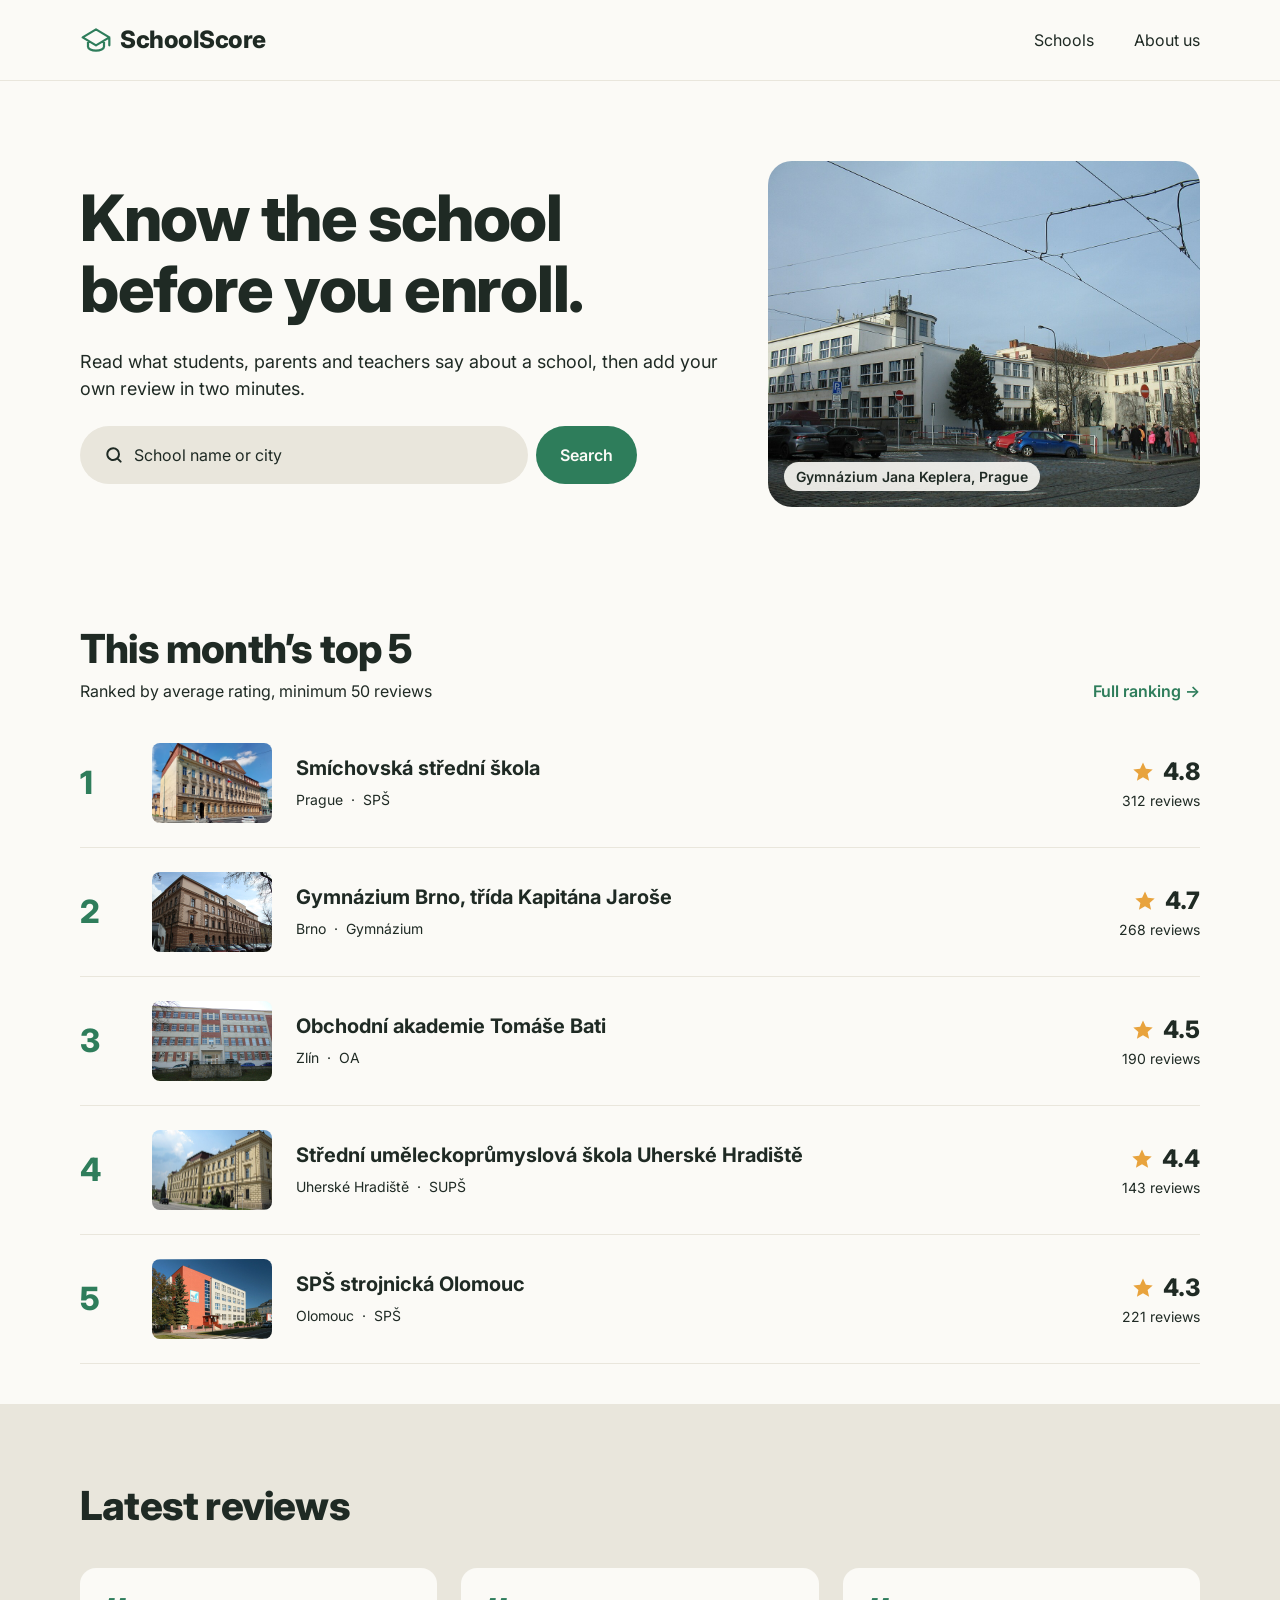
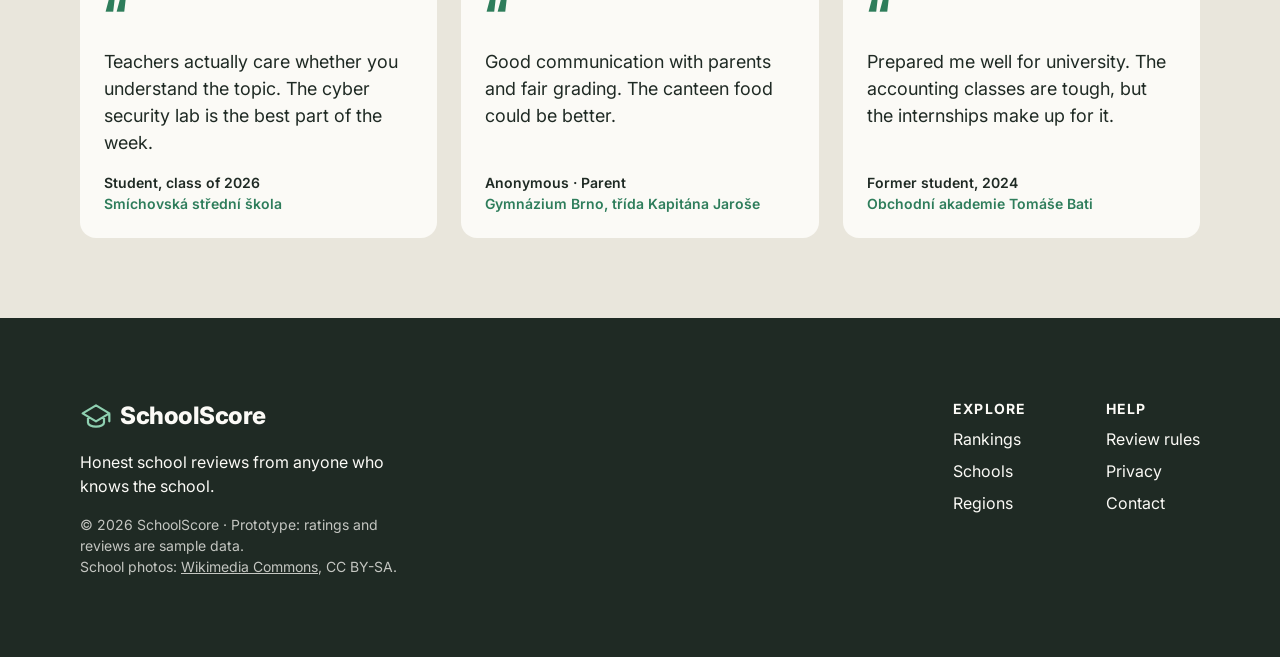
<file: index.html>
<!DOCTYPE html>
<html lang="en">
<head>
  <meta charset="UTF-8">
  <meta name="viewport" content="width=device-width, initial-scale=1.0">
  <title>SchoolScore – Know the school before you enroll</title>
  <link rel="preconnect" href="https://fonts.googleapis.com">
  <link rel="preconnect" href="https://fonts.gstatic.com" crossorigin>
  <link href="https://fonts.googleapis.com/css2?family=Inter:wght@400;500;600;700;800&display=swap" rel="stylesheet">
  <link rel="stylesheet" href="style.css">
</head>
<body>

  <header class="site-header">
    <div class="container">
      <a class="logo" href="index.html"><img src="assets/icons/logo.svg" alt="">SchoolScore</a>
      <nav class="nav">
        <a href="schools.html">Schools</a>
        <a href="about.html">About us</a>
      </nav>
    </div>
  </header>

  <main>

    <!-- Hero -->
    <section class="hero">
      <div class="container">
        <div class="hero-copy">
          <h1>Know the school before you enroll.</h1>
          <p class="hero-lead">Read what students, parents and teachers say about a school, then add your own review in two minutes.</p>
          <form class="search" action="schools.html">
            <label class="search-input">
              <img src="assets/icons/search.svg" alt="">
              <input type="text" placeholder="School name or city" aria-label="School name or city">
            </label>
            <button class="btn btn-primary" type="submit">Search</button>
          </form>
        </div>
        <figure class="hero-media">
          <img src="assets/img/hero-keplera.jpg" alt="Gymnázium Jana Keplera building in Prague">
          <figcaption>Gymnázium Jana Keplera, Prague</figcaption>
        </figure>
      </div>
    </section>

    <!-- Top 5 -->
    <section class="top5">
      <div class="container">
        <div class="section-head">
          <div>
            <h2 class="section-title">This month’s top 5</h2>
            <p>Ranked by average rating, minimum 50 reviews</p>
          </div>
          <a class="link-accent" href="schools.html">Full ranking →</a>
        </div>

        <ol class="school-list">
          <li>
            <a class="school-row" href="school.html">
              <span class="school-rank">1</span>
              <span class="school-thumb"><img src="assets/img/smichovska.jpg" alt=""></span>
              <span class="school-info">
                <span class="school-name">Smíchovská střední škola</span>
                <span class="school-meta"><span>Prague</span><span>·</span><span>SPŠ</span></span>
              </span>
              <span class="school-rating">
                <span class="school-score"><img src="assets/icons/star.svg" alt="">4.8</span>
                <span class="school-reviews">312 reviews</span>
              </span>
            </a>
          </li>
          <li>
            <a class="school-row" href="school.html">
              <span class="school-rank">2</span>
              <span class="school-thumb"><img src="assets/img/jaroska.jpg" alt=""></span>
              <span class="school-info">
                <span class="school-name">Gymnázium Brno, třída Kapitána Jaroše</span>
                <span class="school-meta"><span>Brno</span><span>·</span><span>Gymnázium</span></span>
              </span>
              <span class="school-rating">
                <span class="school-score"><img src="assets/icons/star.svg" alt="">4.7</span>
                <span class="school-reviews">268 reviews</span>
              </span>
            </a>
          </li>
          <li>
            <a class="school-row" href="school.html">
              <span class="school-rank">3</span>
              <span class="school-thumb"><img src="assets/img/oa-bati.jpg" alt=""></span>
              <span class="school-info">
                <span class="school-name">Obchodní akademie Tomáše Bati</span>
                <span class="school-meta"><span>Zlín</span><span>·</span><span>OA</span></span>
              </span>
              <span class="school-rating">
                <span class="school-score"><img src="assets/icons/star.svg" alt="">4.5</span>
                <span class="school-reviews">190 reviews</span>
              </span>
            </a>
          </li>
          <li>
            <a class="school-row" href="school.html">
              <span class="school-rank">4</span>
              <span class="school-thumb"><img src="assets/img/supsuh.jpg" alt=""></span>
              <span class="school-info">
                <span class="school-name">Střední uměleckoprůmyslová škola Uherské Hradiště</span>
                <span class="school-meta"><span>Uherské Hradiště</span><span>·</span><span>SUPŠ</span></span>
              </span>
              <span class="school-rating">
                <span class="school-score"><img src="assets/icons/star.svg" alt="">4.4</span>
                <span class="school-reviews">143 reviews</span>
              </span>
            </a>
          </li>
          <li>
            <a class="school-row" href="school.html">
              <span class="school-rank">5</span>
              <span class="school-thumb"><img src="assets/img/spss-olomouc.jpg" alt=""></span>
              <span class="school-info">
                <span class="school-name">SPŠ strojnická Olomouc</span>
                <span class="school-meta"><span>Olomouc</span><span>·</span><span>SPŠ</span></span>
              </span>
              <span class="school-rating">
                <span class="school-score"><img src="assets/icons/star.svg" alt="">4.3</span>
                <span class="school-reviews">221 reviews</span>
              </span>
            </a>
          </li>
        </ol>
      </div>
    </section>

    <!-- Latest reviews -->
    <section class="latest">
      <div class="container">
        <h2 class="section-title">Latest reviews</h2>
        <div class="quote-grid">
          <article class="quote-card">
            <span class="quote-mark">“</span>
            <blockquote>Teachers actually care whether you understand the topic. The cyber security lab is the best part of the week.</blockquote>
            <p class="quote-author">Student, class of 2026
              <a class="quote-school" href="school.html">Smíchovská střední škola</a>
            </p>
          </article>
          <article class="quote-card">
            <span class="quote-mark">“</span>
            <blockquote>Good communication with parents and fair grading. The canteen food could be better.</blockquote>
            <p class="quote-author">Anonymous · Parent
              <a class="quote-school" href="school.html">Gymnázium Brno, třída Kapitána Jaroše</a>
            </p>
          </article>
          <article class="quote-card">
            <span class="quote-mark">“</span>
            <blockquote>Prepared me well for university. The accounting classes are tough, but the internships make up for it.</blockquote>
            <p class="quote-author">Former student, 2024
              <a class="quote-school" href="school.html">Obchodní akademie Tomáše Bati</a>
            </p>
          </article>
        </div>
      </div>
    </section>

  </main>

  <footer class="site-footer">
    <div class="container">
      <div class="footer-brand">
        <a class="logo" href="index.html"><img src="assets/icons/logo-light.svg" alt="">SchoolScore</a>
        <p>Honest school reviews from anyone who knows the school.</p>
        <p class="footer-small">© 2026 SchoolScore · Prototype: ratings and reviews are sample data.<br>School photos: <a href="https://commons.wikimedia.org/">Wikimedia Commons</a>, CC BY-SA.</p>
      </div>
      <div class="footer-cols">
        <div class="footer-col">
          <h4>Explore</h4>
          <ul>
            <li><a href="schools.html">Rankings</a></li>
            <li><a href="schools.html">Schools</a></li>
            <li><a href="schools.html">Regions</a></li>
          </ul>
        </div>
        <div class="footer-col">
          <h4>Help</h4>
          <ul>
            <li><a href="#">Review rules</a></li>
            <li><a href="#">Privacy</a></li>
            <li><a href="about.html#contact">Contact</a></li>
          </ul>
        </div>
      </div>
    </div>
  </footer>

</body>
</html>
</file>
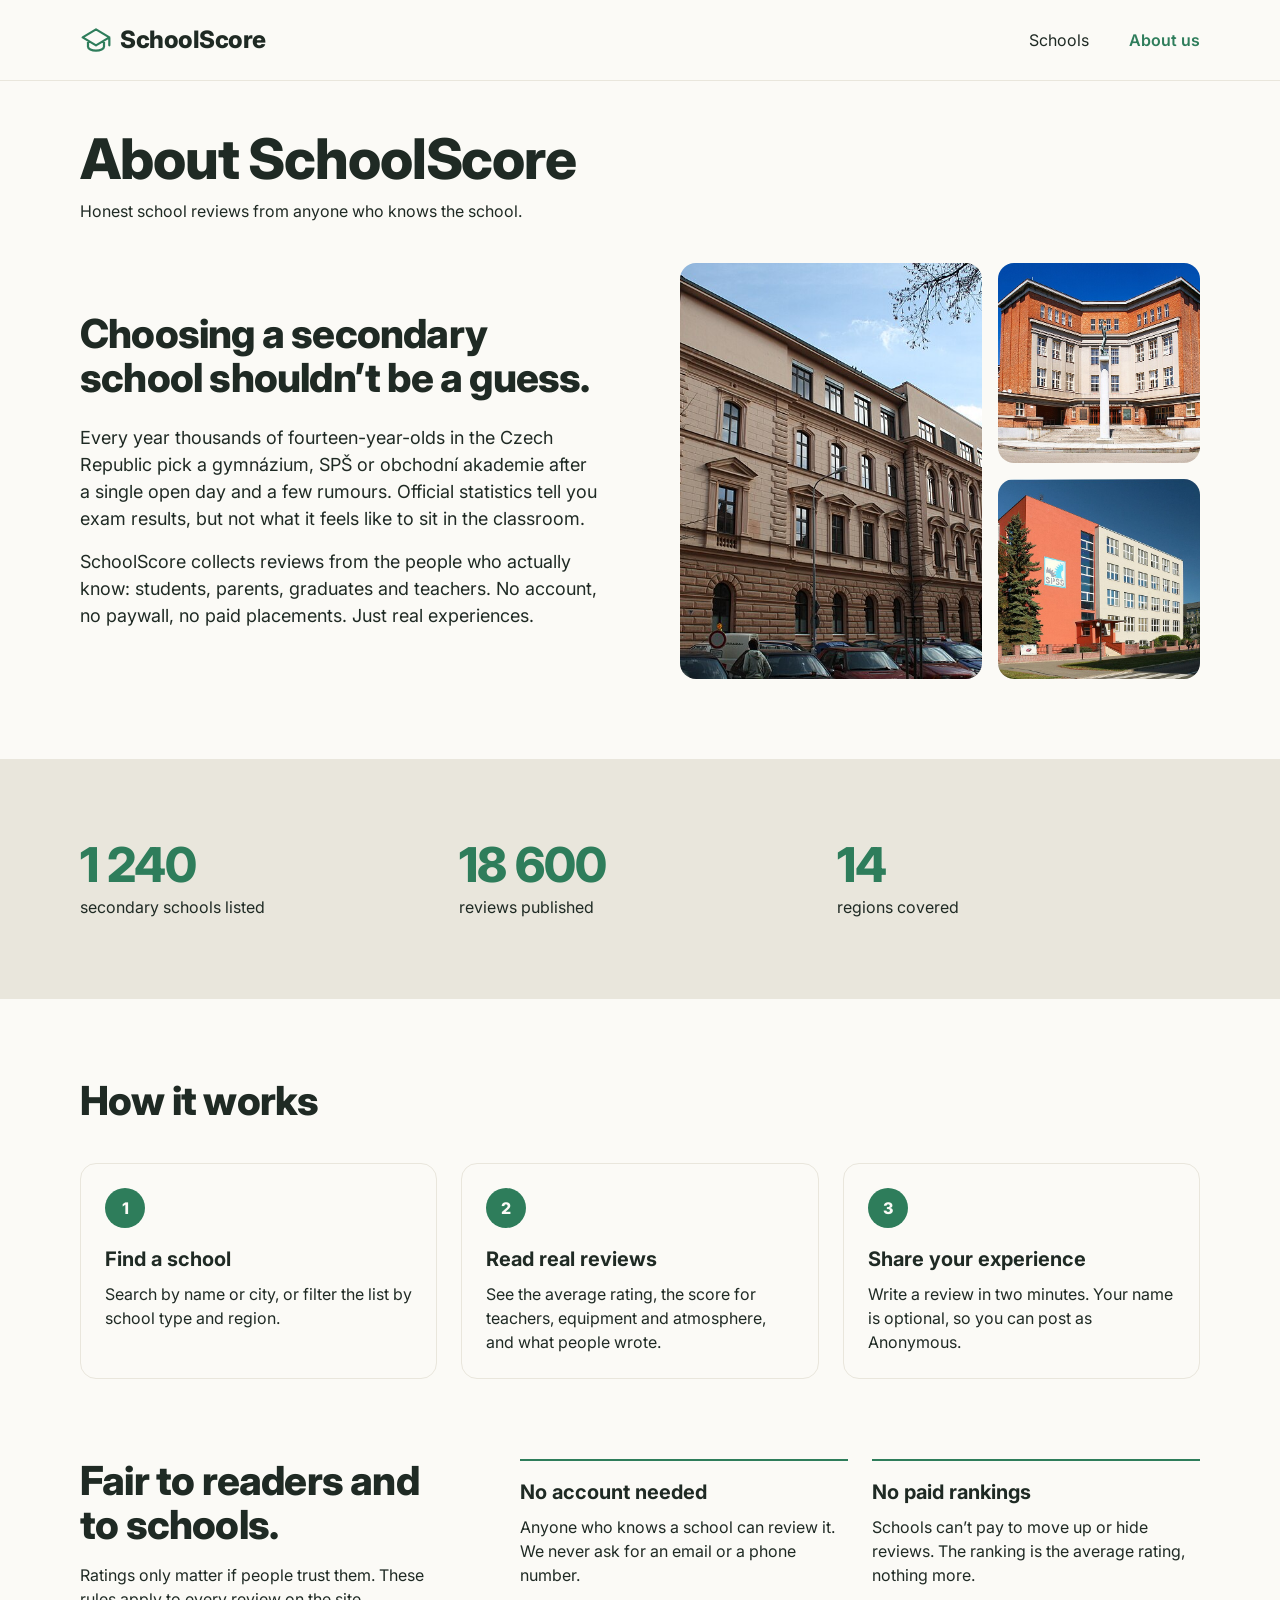
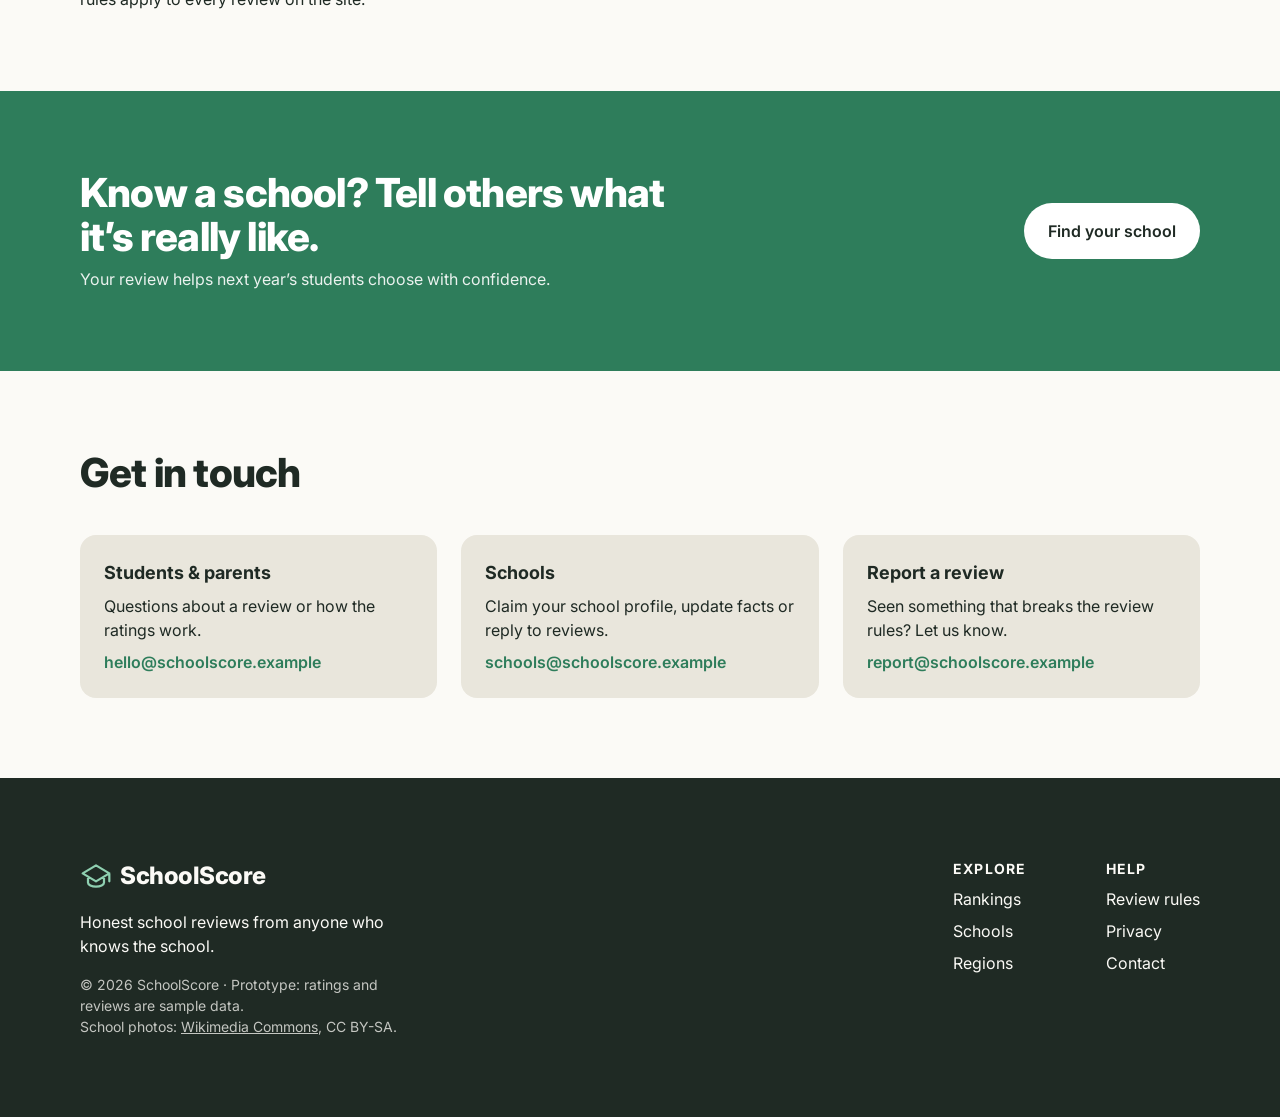
<file: about.html>
<!DOCTYPE html>
<html lang="en">
<head>
  <meta charset="UTF-8">
  <meta name="viewport" content="width=device-width, initial-scale=1.0">
  <title>About us – SchoolScore</title>
  <link rel="preconnect" href="https://fonts.googleapis.com">
  <link rel="preconnect" href="https://fonts.gstatic.com" crossorigin>
  <link href="https://fonts.googleapis.com/css2?family=Inter:wght@400;500;600;700;800&display=swap" rel="stylesheet">
  <link rel="stylesheet" href="style.css">
</head>
<body>

  <header class="site-header">
    <div class="container">
      <a class="logo" href="index.html"><img src="assets/icons/logo.svg" alt="">SchoolScore</a>
      <nav class="nav">
        <a href="schools.html">Schools</a>
        <a class="is-active" href="about.html">About us</a>
      </nav>
    </div>
  </header>

  <main>

    <section class="page-title">
      <div class="container">
        <h1>About SchoolScore</h1>
        <p>Honest school reviews from anyone who knows the school.</p>
      </div>
    </section>

    <!-- Intro -->
    <section class="container about-intro">
      <div class="about-intro-copy">
        <h2 class="section-title">Choosing a secondary school shouldn’t be a guess.</h2>
        <p>Every year thousands of fourteen-year-olds in the Czech Republic pick a gymnázium, SPŠ or obchodní akademie after a single open day and a few rumours. Official statistics tell you exam results, but not what it feels like to sit in the classroom.</p>
        <p>SchoolScore collects reviews from the people who actually know: students, parents, graduates and teachers. No account, no paywall, no paid placements. Just real experiences.</p>
      </div>
      <figure class="about-photos">
        <img src="assets/img/jaroska.jpg" alt="Gymnázium Brno, třída Kapitána Jaroše">
        <img src="assets/img/gjkt.jpg" alt="Gymnázium J. K. Tyla in Hradec Králové">
        <img src="assets/img/spss-olomouc.jpg" alt="SPŠ strojnická Olomouc">
      </figure>
    </section>

    <!-- Stats -->
    <section class="stats">
      <div class="container stats-grid">
        <div class="stat"><b>1 240</b><span>secondary schools listed</span></div>
        <div class="stat"><b>18 600</b><span>reviews published</span></div>
        <div class="stat"><b>14</b><span>regions covered</span></div>
      </div>
    </section>

    <!-- How it works -->
    <section class="how">
      <div class="container">
        <h2 class="section-title">How it works</h2>
        <ol class="steps">
          <li class="step">
            <span class="step-num">1</span>
            <h3>Find a school</h3>
            <p>Search by name or city, or filter the list by school type and region.</p>
          </li>
          <li class="step">
            <span class="step-num">2</span>
            <h3>Read real reviews</h3>
            <p>See the average rating, the score for teachers, equipment and atmosphere, and what people wrote.</p>
          </li>
          <li class="step">
            <span class="step-num">3</span>
            <h3>Share your experience</h3>
            <p>Write a review in two minutes. Your name is optional, so you can post as Anonymous.</p>
          </li>
        </ol>
      </div>
    </section>

    <!-- Principles -->
    <section class="container principles">
      <div class="principles-head">
        <h2 class="section-title">Fair to readers and to schools.</h2>
        <p>Ratings only matter if people trust them. These rules apply to every review on the site.</p>
      </div>
      <div class="principles-list">
        <div class="principle">
          <h3>No account needed</h3>
          <p>Anyone who knows a school can review it. We never ask for an email or a phone number.</p>
        </div>
        <div class="principle">
          <h3>No paid rankings</h3>
          <p>Schools can’t pay to move up or hide reviews. The ranking is the average rating, nothing more.</p>
        </div>
      </div>
    </section>

    <!-- CTA -->
    <section class="cta">
      <div class="container">
        <div>
          <h2>Know a school? Tell others what it’s really like.</h2>
          <p>Your review helps next year’s students choose with confidence.</p>
        </div>
        <a class="btn btn-light" href="schools.html">Find your school</a>
      </div>
    </section>

    <!-- Contact -->
    <section class="contact" id="contact">
      <div class="container">
        <h2 class="section-title">Get in touch</h2>
        <div class="contact-grid">
          <div class="contact-card">
            <h3>Students &amp; parents</h3>
            <p>Questions about a review or how the ratings work.</p>
            <a class="link-accent" href="#">hello@schoolscore.example</a>
          </div>
          <div class="contact-card">
            <h3>Schools</h3>
            <p>Claim your school profile, update facts or reply to reviews.</p>
            <a class="link-accent" href="#">schools@schoolscore.example</a>
          </div>
          <div class="contact-card">
            <h3>Report a review</h3>
            <p>Seen something that breaks the review rules? Let us know.</p>
            <a class="link-accent" href="#">report@schoolscore.example</a>
          </div>
        </div>
      </div>
    </section>

  </main>

  <footer class="site-footer">
    <div class="container">
      <div class="footer-brand">
        <a class="logo" href="index.html"><img src="assets/icons/logo-light.svg" alt="">SchoolScore</a>
        <p>Honest school reviews from anyone who knows the school.</p>
        <p class="footer-small">© 2026 SchoolScore · Prototype: ratings and reviews are sample data.<br>School photos: <a href="https://commons.wikimedia.org/">Wikimedia Commons</a>, CC BY-SA.</p>
      </div>
      <div class="footer-cols">
        <div class="footer-col">
          <h4>Explore</h4>
          <ul>
            <li><a href="schools.html">Rankings</a></li>
            <li><a href="schools.html">Schools</a></li>
            <li><a href="schools.html">Regions</a></li>
          </ul>
        </div>
        <div class="footer-col">
          <h4>Help</h4>
          <ul>
            <li><a href="#">Review rules</a></li>
            <li><a href="#">Privacy</a></li>
            <li><a href="about.html#contact">Contact</a></li>
          </ul>
        </div>
      </div>
    </div>
  </footer>

</body>
</html>
</file>
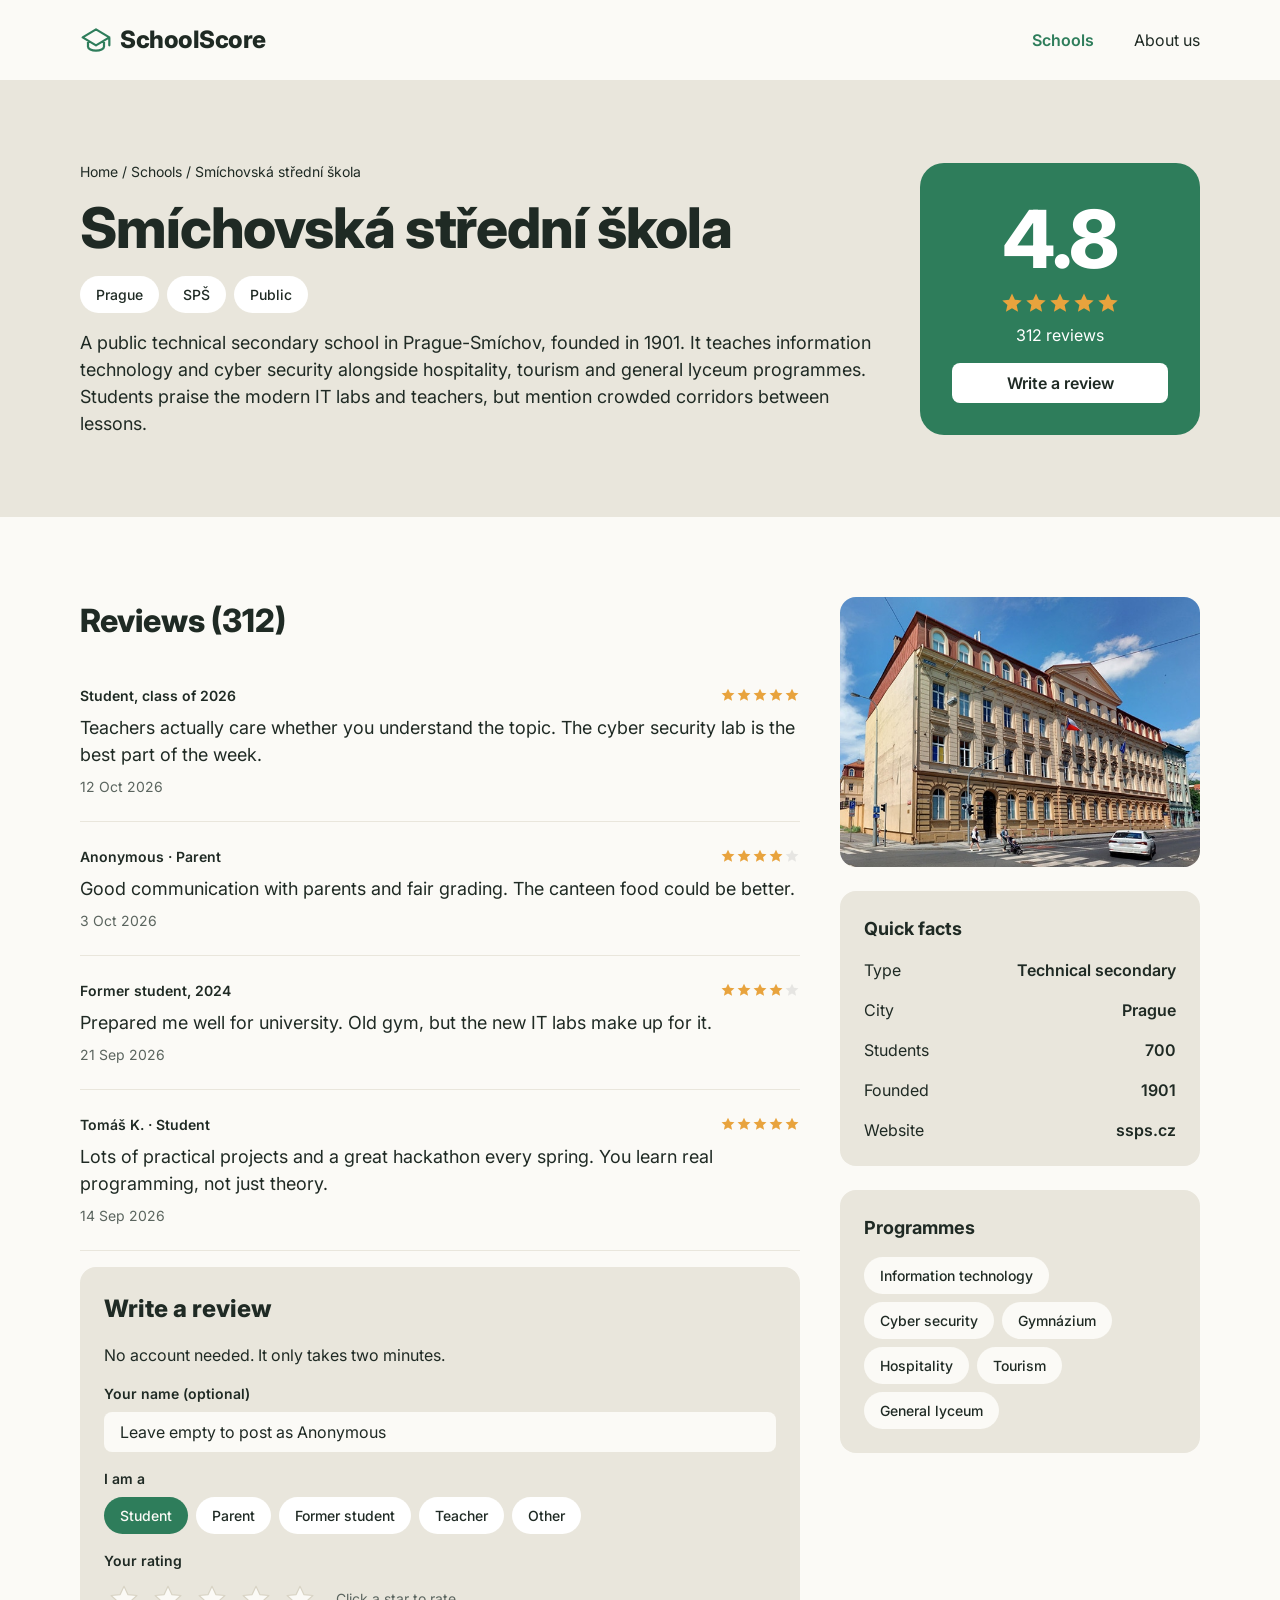
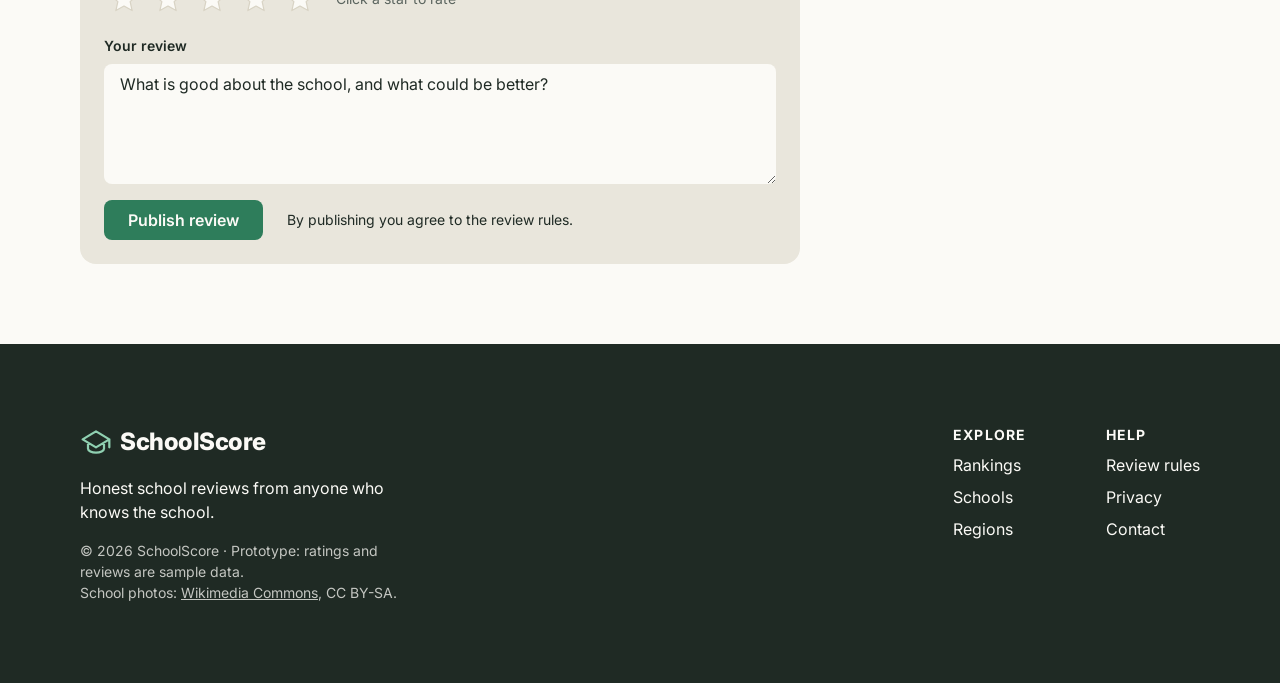
<file: school.html>
<!DOCTYPE html>
<html lang="en">
<head>
  <meta charset="UTF-8">
  <meta name="viewport" content="width=device-width, initial-scale=1.0">
  <title>Smíchovská střední škola – SchoolScore</title>
  <link rel="preconnect" href="https://fonts.googleapis.com">
  <link rel="preconnect" href="https://fonts.gstatic.com" crossorigin>
  <link href="https://fonts.googleapis.com/css2?family=Inter:wght@400;500;600;700;800&display=swap" rel="stylesheet">
  <link rel="stylesheet" href="style.css">
</head>
<body>

  <header class="site-header">
    <div class="container">
      <a class="logo" href="index.html"><img src="assets/icons/logo.svg" alt="">SchoolScore</a>
      <nav class="nav">
        <a class="is-active" href="schools.html">Schools</a>
        <a href="about.html">About us</a>
      </nav>
    </div>
  </header>

  <main>

    <!-- School header -->
    <section class="school-header">
      <div class="container">
        <div class="school-header-copy">
          <p class="breadcrumb"><a href="index.html">Home</a> / <a href="schools.html">Schools</a> / Smíchovská střední škola</p>
          <h1>Smíchovská střední škola</h1>
          <div class="chips">
            <span class="chip">Prague</span>
            <span class="chip">SPŠ</span>
            <span class="chip">Public</span>
          </div>
          <p class="school-desc">A public technical secondary school in Prague-Smíchov, founded in 1901. It teaches information technology and cyber security alongside hospitality, tourism and general lyceum programmes. Students praise the modern IT labs and teachers, but mention crowded corridors between lessons.</p>
        </div>

        <aside class="score-card">
          <span class="score-value">4.8</span>
          <span class="stars">
            <img src="assets/icons/star.svg" alt=""><img src="assets/icons/star.svg" alt=""><img src="assets/icons/star.svg" alt=""><img src="assets/icons/star.svg" alt=""><img src="assets/icons/star.svg" alt="">
          </span>
          <span>312 reviews</span>
          <a class="btn btn-light" href="#write-review">Write a review</a>
        </aside>
      </div>
    </section>

    <div class="container school-body">

      <!-- Reviews -->
      <section class="reviews">
        <h2>Reviews (312)</h2>

        <article class="review">
          <div class="review-head">
            <span>Student, class of 2026</span>
            <span class="stars"><img src="assets/icons/star.svg" alt=""><img src="assets/icons/star.svg" alt=""><img src="assets/icons/star.svg" alt=""><img src="assets/icons/star.svg" alt=""><img src="assets/icons/star.svg" alt=""></span>
          </div>
          <p>Teachers actually care whether you understand the topic. The cyber security lab is the best part of the week.</p>
          <time datetime="2026-10-12">12 Oct 2026</time>
        </article>

        <article class="review">
          <div class="review-head">
            <span>Anonymous · Parent</span>
            <span class="stars"><img src="assets/icons/star.svg" alt=""><img src="assets/icons/star.svg" alt=""><img src="assets/icons/star.svg" alt=""><img src="assets/icons/star.svg" alt=""><img class="off" src="assets/icons/star.svg" alt=""></span>
          </div>
          <p>Good communication with parents and fair grading. The canteen food could be better.</p>
          <time datetime="2026-10-03">3 Oct 2026</time>
        </article>

        <article class="review">
          <div class="review-head">
            <span>Former student, 2024</span>
            <span class="stars"><img src="assets/icons/star.svg" alt=""><img src="assets/icons/star.svg" alt=""><img src="assets/icons/star.svg" alt=""><img src="assets/icons/star.svg" alt=""><img class="off" src="assets/icons/star.svg" alt=""></span>
          </div>
          <p>Prepared me well for university. Old gym, but the new IT labs make up for it.</p>
          <time datetime="2026-09-21">21 Sep 2026</time>
        </article>

        <article class="review">
          <div class="review-head">
            <span>Tomáš K. · Student</span>
            <span class="stars"><img src="assets/icons/star.svg" alt=""><img src="assets/icons/star.svg" alt=""><img src="assets/icons/star.svg" alt=""><img src="assets/icons/star.svg" alt=""><img src="assets/icons/star.svg" alt=""></span>
          </div>
          <p>Lots of practical projects and a great hackathon every spring. You learn real programming, not just theory.</p>
          <time datetime="2026-09-14">14 Sep 2026</time>
        </article>

        <!-- Write a review -->
        <form class="review-form" id="write-review" action="#">
          <h3>Write a review</h3>
          <p>No account needed. It only takes two minutes.</p>

          <div class="field">
            <label for="name">Your name (optional)</label>
            <input id="name" type="text" placeholder="Leave empty to post as Anonymous">
          </div>

          <div class="field">
            <span class="label">I am a</span>
            <div class="chips">
              <span class="chip is-selected">Student</span>
              <span class="chip">Parent</span>
              <span class="chip">Former student</span>
              <span class="chip">Teacher</span>
              <span class="chip">Other</span>
            </div>
          </div>

          <fieldset class="field rating-field">
            <legend class="label">Your rating</legend>
            <div class="rating-row">
              <!-- Radios are listed 5 → 1 and shown reversed, so "~" can light up every star to the left -->
              <div class="star-input">
                <input type="radio" id="star5" name="rating" value="5">
                <label for="star5" title="Excellent"><span class="sr-only">5 stars</span><svg viewBox="0 0 20 20" aria-hidden="true"><path d="M10 2.08L12.42 7.25L18.08 7.83L13.83 11.67L15.08 17.25L10 14.42L4.92 17.25L6.17 11.67L1.92 7.83L7.58 7.25Z"/></svg></label>
                <input type="radio" id="star4" name="rating" value="4">
                <label for="star4" title="Very good"><span class="sr-only">4 stars</span><svg viewBox="0 0 20 20" aria-hidden="true"><path d="M10 2.08L12.42 7.25L18.08 7.83L13.83 11.67L15.08 17.25L10 14.42L4.92 17.25L6.17 11.67L1.92 7.83L7.58 7.25Z"/></svg></label>
                <input type="radio" id="star3" name="rating" value="3">
                <label for="star3" title="Okay"><span class="sr-only">3 stars</span><svg viewBox="0 0 20 20" aria-hidden="true"><path d="M10 2.08L12.42 7.25L18.08 7.83L13.83 11.67L15.08 17.25L10 14.42L4.92 17.25L6.17 11.67L1.92 7.83L7.58 7.25Z"/></svg></label>
                <input type="radio" id="star2" name="rating" value="2">
                <label for="star2" title="Poor"><span class="sr-only">2 stars</span><svg viewBox="0 0 20 20" aria-hidden="true"><path d="M10 2.08L12.42 7.25L18.08 7.83L13.83 11.67L15.08 17.25L10 14.42L4.92 17.25L6.17 11.67L1.92 7.83L7.58 7.25Z"/></svg></label>
                <input type="radio" id="star1" name="rating" value="1">
                <label for="star1" title="Very poor"><span class="sr-only">1 star</span><svg viewBox="0 0 20 20" aria-hidden="true"><path d="M10 2.08L12.42 7.25L18.08 7.83L13.83 11.67L15.08 17.25L10 14.42L4.92 17.25L6.17 11.67L1.92 7.83L7.58 7.25Z"/></svg></label>
              </div>
              <span class="star-hint" aria-hidden="true"></span>
            </div>
          </fieldset>

          <div class="field">
            <label for="review">Your review</label>
            <textarea id="review" placeholder="What is good about the school, and what could be better?"></textarea>
          </div>

          <div class="submit-row">
            <button class="btn btn-primary" type="button">Publish review</button>
            <span>By publishing you agree to the review rules.</span>
          </div>
        </form>
      </section>

      <!-- Sidebar -->
      <aside class="sidebar">
        <figure class="school-photo">
          <img src="assets/img/smichovska.jpg" alt="Main building of Smíchovská střední škola in Prague">
        </figure>
        <div class="facts">
          <h3>Quick facts</h3>
          <dl>
            <div><dt>Type</dt><dd>Technical secondary</dd></div>
            <div><dt>City</dt><dd>Prague</dd></div>
            <div><dt>Students</dt><dd>700</dd></div>
            <div><dt>Founded</dt><dd>1901</dd></div>
            <div><dt>Website</dt><dd><a href="https://www.ssps.cz">ssps.cz</a></dd></div>
          </dl>
        </div>
        <div class="facts">
          <h3>Programmes</h3>
          <ul class="programmes">
            <li class="chip">Information technology</li>
            <li class="chip">Cyber security</li>
            <li class="chip">Gymnázium</li>
            <li class="chip">Hospitality</li>
            <li class="chip">Tourism</li>
            <li class="chip">General lyceum</li>
          </ul>
        </div>
      </aside>

    </div>

  </main>

  <footer class="site-footer">
    <div class="container">
      <div class="footer-brand">
        <a class="logo" href="index.html"><img src="assets/icons/logo-light.svg" alt="">SchoolScore</a>
        <p>Honest school reviews from anyone who knows the school.</p>
        <p class="footer-small">© 2026 SchoolScore · Prototype: ratings and reviews are sample data.<br>School photos: <a href="https://commons.wikimedia.org/">Wikimedia Commons</a>, CC BY-SA.</p>
      </div>
      <div class="footer-cols">
        <div class="footer-col">
          <h4>Explore</h4>
          <ul>
            <li><a href="schools.html">Rankings</a></li>
            <li><a href="schools.html">Schools</a></li>
            <li><a href="schools.html">Regions</a></li>
          </ul>
        </div>
        <div class="footer-col">
          <h4>Help</h4>
          <ul>
            <li><a href="#">Review rules</a></li>
            <li><a href="#">Privacy</a></li>
            <li><a href="about.html#contact">Contact</a></li>
          </ul>
        </div>
      </div>
    </div>
  </footer>

</body>
</html>
</file>
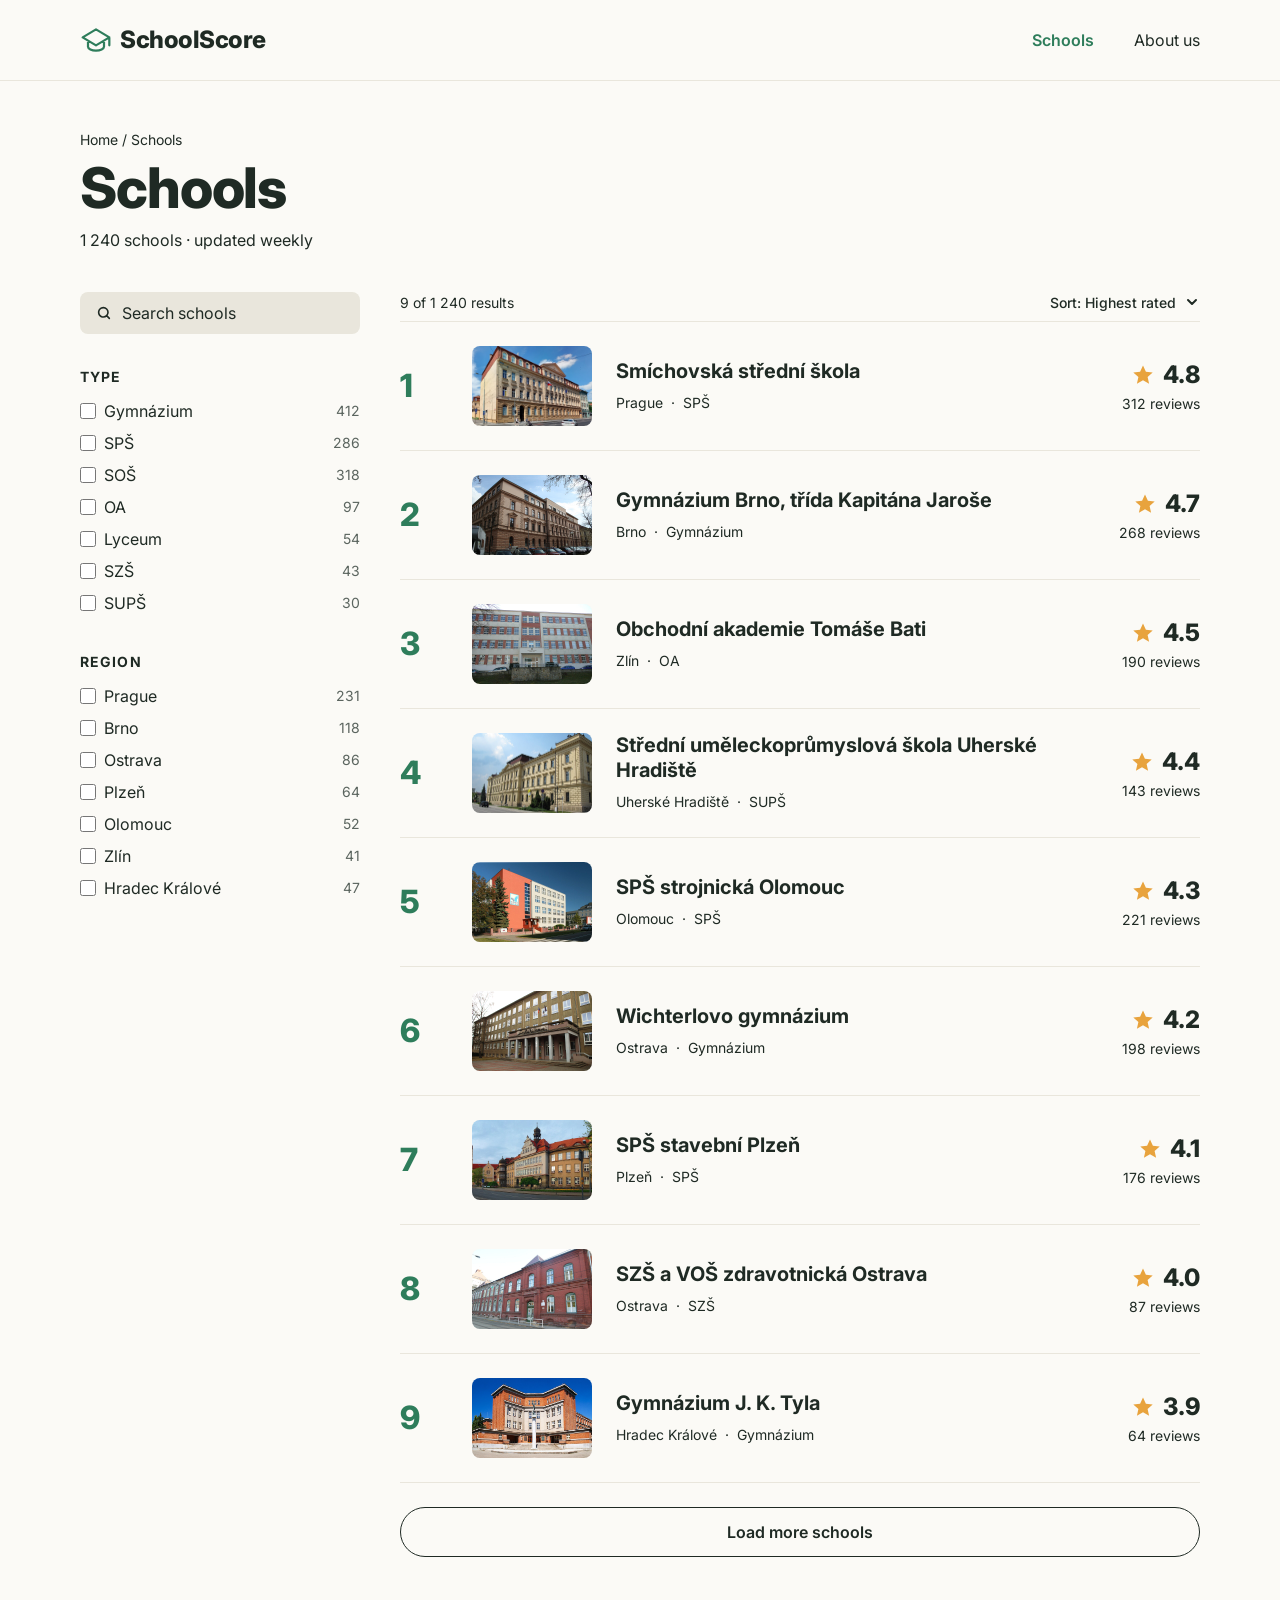
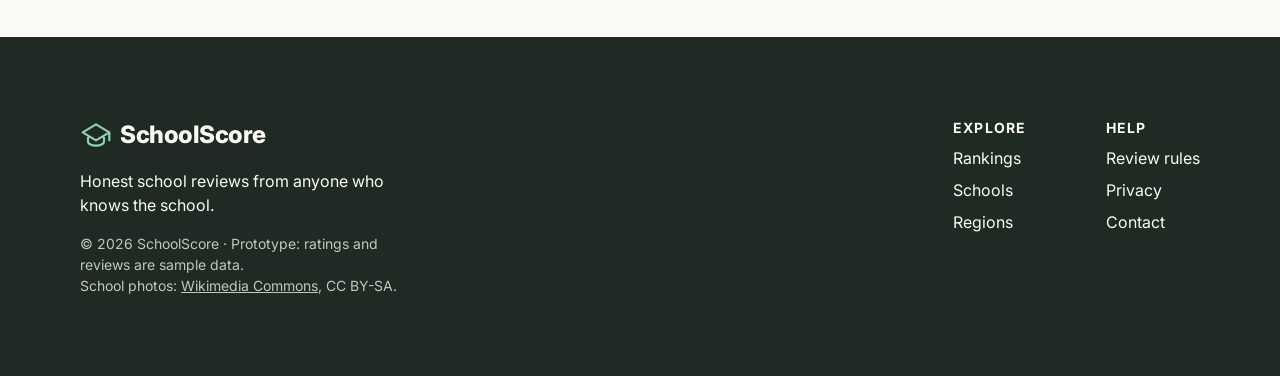
<file: schools.html>
<!DOCTYPE html>
<html lang="en">
<head>
  <meta charset="UTF-8">
  <meta name="viewport" content="width=device-width, initial-scale=1.0">
  <title>Schools – SchoolScore</title>
  <link rel="preconnect" href="https://fonts.googleapis.com">
  <link rel="preconnect" href="https://fonts.gstatic.com" crossorigin>
  <link href="https://fonts.googleapis.com/css2?family=Inter:wght@400;500;600;700;800&display=swap" rel="stylesheet">
  <link rel="stylesheet" href="style.css">
</head>
<body>

  <header class="site-header">
    <div class="container">
      <a class="logo" href="index.html"><img src="assets/icons/logo.svg" alt="">SchoolScore</a>
      <nav class="nav">
        <a class="is-active" href="schools.html">Schools</a>
        <a href="about.html">About us</a>
      </nav>
    </div>
  </header>

  <main>

    <section class="page-title">
      <div class="container">
        <p class="breadcrumb"><a href="index.html">Home</a> / Schools</p>
        <h1>Schools</h1>
        <p>1 240 schools · updated weekly</p>
      </div>
    </section>

    <div class="container index-layout">

      <!-- Filters -->
      <aside class="filters">
        <label class="search-input">
          <img src="assets/icons/search.svg" alt="">
          <input type="text" placeholder="Search schools" aria-label="Search schools">
        </label>

        <div class="filter-groups">
        <div class="filter-group">
          <h3>Type</h3>
          <label class="check"><input type="checkbox"> Gymnázium <span class="count">412</span></label>
          <label class="check"><input type="checkbox"> SPŠ <span class="count">286</span></label>
          <label class="check"><input type="checkbox"> SOŠ <span class="count">318</span></label>
          <label class="check"><input type="checkbox"> OA <span class="count">97</span></label>
          <label class="check"><input type="checkbox"> Lyceum <span class="count">54</span></label>
          <label class="check"><input type="checkbox"> SZŠ <span class="count">43</span></label>
          <label class="check"><input type="checkbox"> SUPŠ <span class="count">30</span></label>
        </div>

        <div class="filter-group">
          <h3>Region</h3>
          <label class="check"><input type="checkbox"> Prague <span class="count">231</span></label>
          <label class="check"><input type="checkbox"> Brno <span class="count">118</span></label>
          <label class="check"><input type="checkbox"> Ostrava <span class="count">86</span></label>
          <label class="check"><input type="checkbox"> Plzeň <span class="count">64</span></label>
          <label class="check"><input type="checkbox"> Olomouc <span class="count">52</span></label>
          <label class="check"><input type="checkbox"> Zlín <span class="count">41</span></label>
          <label class="check"><input type="checkbox"> Hradec Králové <span class="count">47</span></label>
        </div>
        </div>
      </aside>

      <!-- Results -->
      <div class="list-col">
        <div class="list-top">
          <span>9 of 1 240 results</span>
          <span class="sort">Sort: Highest rated <img src="assets/icons/chevron.svg" alt=""></span>
        </div>

        <ol class="school-list">
          <li>
            <a class="school-row" href="school.html">
              <span class="school-rank">1</span>
              <span class="school-thumb"><img src="assets/img/smichovska.jpg" alt=""></span>
              <span class="school-info">
                <span class="school-name">Smíchovská střední škola</span>
                <span class="school-meta"><span>Prague</span><span>·</span><span>SPŠ</span></span>
              </span>
              <span class="school-rating">
                <span class="school-score"><img src="assets/icons/star.svg" alt="">4.8</span>
                <span class="school-reviews">312 reviews</span>
              </span>
            </a>
          </li>
          <li>
            <a class="school-row" href="school.html">
              <span class="school-rank">2</span>
              <span class="school-thumb"><img src="assets/img/jaroska.jpg" alt=""></span>
              <span class="school-info">
                <span class="school-name">Gymnázium Brno, třída Kapitána Jaroše</span>
                <span class="school-meta"><span>Brno</span><span>·</span><span>Gymnázium</span></span>
              </span>
              <span class="school-rating">
                <span class="school-score"><img src="assets/icons/star.svg" alt="">4.7</span>
                <span class="school-reviews">268 reviews</span>
              </span>
            </a>
          </li>
          <li>
            <a class="school-row" href="school.html">
              <span class="school-rank">3</span>
              <span class="school-thumb"><img src="assets/img/oa-bati.jpg" alt=""></span>
              <span class="school-info">
                <span class="school-name">Obchodní akademie Tomáše Bati</span>
                <span class="school-meta"><span>Zlín</span><span>·</span><span>OA</span></span>
              </span>
              <span class="school-rating">
                <span class="school-score"><img src="assets/icons/star.svg" alt="">4.5</span>
                <span class="school-reviews">190 reviews</span>
              </span>
            </a>
          </li>
          <li>
            <a class="school-row" href="school.html">
              <span class="school-rank">4</span>
              <span class="school-thumb"><img src="assets/img/supsuh.jpg" alt=""></span>
              <span class="school-info">
                <span class="school-name">Střední uměleckoprůmyslová škola Uherské Hradiště</span>
                <span class="school-meta"><span>Uherské Hradiště</span><span>·</span><span>SUPŠ</span></span>
              </span>
              <span class="school-rating">
                <span class="school-score"><img src="assets/icons/star.svg" alt="">4.4</span>
                <span class="school-reviews">143 reviews</span>
              </span>
            </a>
          </li>
          <li>
            <a class="school-row" href="school.html">
              <span class="school-rank">5</span>
              <span class="school-thumb"><img src="assets/img/spss-olomouc.jpg" alt=""></span>
              <span class="school-info">
                <span class="school-name">SPŠ strojnická Olomouc</span>
                <span class="school-meta"><span>Olomouc</span><span>·</span><span>SPŠ</span></span>
              </span>
              <span class="school-rating">
                <span class="school-score"><img src="assets/icons/star.svg" alt="">4.3</span>
                <span class="school-reviews">221 reviews</span>
              </span>
            </a>
          </li>
          <li>
            <a class="school-row" href="school.html">
              <span class="school-rank">6</span>
              <span class="school-thumb"><img src="assets/img/wichterlovo.jpg" alt=""></span>
              <span class="school-info">
                <span class="school-name">Wichterlovo gymnázium</span>
                <span class="school-meta"><span>Ostrava</span><span>·</span><span>Gymnázium</span></span>
              </span>
              <span class="school-rating">
                <span class="school-score"><img src="assets/icons/star.svg" alt="">4.2</span>
                <span class="school-reviews">198 reviews</span>
              </span>
            </a>
          </li>
          <li>
            <a class="school-row" href="school.html">
              <span class="school-rank">7</span>
              <span class="school-thumb"><img src="assets/img/spss-plzen.jpg" alt=""></span>
              <span class="school-info">
                <span class="school-name">SPŠ stavební Plzeň</span>
                <span class="school-meta"><span>Plzeň</span><span>·</span><span>SPŠ</span></span>
              </span>
              <span class="school-rating">
                <span class="school-score"><img src="assets/icons/star.svg" alt="">4.1</span>
                <span class="school-reviews">176 reviews</span>
              </span>
            </a>
          </li>
          <li>
            <a class="school-row" href="school.html">
              <span class="school-rank">8</span>
              <span class="school-thumb"><img src="assets/img/szs-ostrava.jpg" alt=""></span>
              <span class="school-info">
                <span class="school-name">SZŠ a VOŠ zdravotnická Ostrava</span>
                <span class="school-meta"><span>Ostrava</span><span>·</span><span>SZŠ</span></span>
              </span>
              <span class="school-rating">
                <span class="school-score"><img src="assets/icons/star.svg" alt="">4.0</span>
                <span class="school-reviews">87 reviews</span>
              </span>
            </a>
          </li>
          <li>
            <a class="school-row" href="school.html">
              <span class="school-rank">9</span>
              <span class="school-thumb"><img src="assets/img/gjkt.jpg" alt=""></span>
              <span class="school-info">
                <span class="school-name">Gymnázium J. K. Tyla</span>
                <span class="school-meta"><span>Hradec Králové</span><span>·</span><span>Gymnázium</span></span>
              </span>
              <span class="school-rating">
                <span class="school-score"><img src="assets/icons/star.svg" alt="">3.9</span>
                <span class="school-reviews">64 reviews</span>
              </span>
            </a>
          </li>
        </ol>

        <button class="btn btn-outline load-more" type="button">Load more schools</button>
      </div>

    </div>

  </main>

  <footer class="site-footer">
    <div class="container">
      <div class="footer-brand">
        <a class="logo" href="index.html"><img src="assets/icons/logo-light.svg" alt="">SchoolScore</a>
        <p>Honest school reviews from anyone who knows the school.</p>
        <p class="footer-small">© 2026 SchoolScore · Prototype: ratings and reviews are sample data.<br>School photos: <a href="https://commons.wikimedia.org/">Wikimedia Commons</a>, CC BY-SA.</p>
      </div>
      <div class="footer-cols">
        <div class="footer-col">
          <h4>Explore</h4>
          <ul>
            <li><a href="schools.html">Rankings</a></li>
            <li><a href="schools.html">Schools</a></li>
            <li><a href="schools.html">Regions</a></li>
          </ul>
        </div>
        <div class="footer-col">
          <h4>Help</h4>
          <ul>
            <li><a href="#">Review rules</a></li>
            <li><a href="#">Privacy</a></li>
            <li><a href="about.html#contact">Contact</a></li>
          </ul>
        </div>
      </div>
    </div>
  </footer>

</body>
</html>
</file>
<file: style.css>
/* SchoolScore — static prototype
   Mobile-first. Every size comes from the scales below — no px values.

   Breakpoints (em, so they follow the user's font size):
     40em  ≈  640px   large phones
     48em  ≈  768px   tablets
     64em  ≈ 1024px   laptops and up
*/

:root {
  /* Colors (from the Figma file) */
  --color-bg: #fbfaf6;
  --color-surface: #e9e6dc;
  --color-text: #1f2a24;
  --color-accent: #2e7d5b;
  --color-accent-dark: #266a4c;
  --color-accent-light: #8fd0b1;
  --color-star: #e8a33d;
  --color-star-light: #f1bd6b;
  --color-muted: #5b655f;
  --color-white: #fff;

  /* Spacing scale: steps of 0.25rem */
  --space-1: 0.25rem;
  --space-2: 0.5rem;
  --space-3: 0.75rem;
  --space-4: 1rem;
  --space-5: 1.25rem;
  --space-6: 1.5rem;
  --space-8: 2rem;
  --space-10: 2.5rem;
  --space-12: 3rem;
  --space-16: 4rem;
  --space-20: 5rem;

  /* Type scale */
  --text-xs: 0.75rem;
  --text-sm: 0.875rem;
  --text-base: 1rem;
  --text-lg: 1.125rem;
  --text-xl: 1.25rem;
  --text-2xl: 1.5rem;
  --text-3xl: 2rem;
  --text-4xl: 2.5rem;
  --text-5xl: 3rem;
  --text-6xl: 3.5rem;
  --text-7xl: 4rem;
  --text-8xl: 5rem;

  --leading-tight: 1.1;
  --leading-snug: 1.25;
  --leading-normal: 1.5;

  --tracking-tight: -0.02em;
  --tracking-wide: 0.08em;

  /* Radius */
  --radius-sm: 0.5rem;
  --radius-md: 1rem;
  --radius-lg: 1.5rem;
  --radius-full: 999rem;

  /* Lines */
  --line: thin;
  --line-thick: 0.125rem;

  /* Layout */
  --container: 80rem;
  --gutter: var(--space-4);
  --section-y: var(--space-12);

  --font: "Inter", system-ui, -apple-system, "Segoe UI", Roboto, sans-serif;
}

@media (min-width: 40em) {
  :root {
    --gutter: var(--space-6);
  }
}

@media (min-width: 48em) {
  :root {
    --gutter: var(--space-10);
    --section-y: var(--space-20);
  }
}

@media (min-width: 64em) {
  :root {
    --gutter: var(--space-20);
  }
}

/* ---------- Base ---------- */

*,
*::before,
*::after {
  box-sizing: border-box;
}

html {
  -webkit-text-size-adjust: 100%;
}

body {
  margin: 0;
  background: var(--color-bg);
  color: var(--color-text);
  font-family: var(--font);
  font-size: var(--text-base);
  line-height: var(--leading-normal);
}

img,
svg {
  display: block;
  max-width: 100%;
}

a {
  color: inherit;
  text-decoration: none;
}

h1,
h2,
h3,
h4,
p,
figure,
blockquote {
  margin: 0;
}

button,
input,
textarea {
  font: inherit;
  color: inherit;
}

.container {
  width: min(var(--container), 100% - 2 * var(--gutter));
  margin-inline: auto;
}

.sr-only {
  position: absolute;
  width: var(--space-1);
  height: var(--space-1);
  overflow: hidden;
  clip-path: inset(50%);
  white-space: nowrap;
}

/* ---------- Header ---------- */

.site-header {
  border-bottom: var(--line) solid var(--color-surface);
  background: var(--color-bg);
}

.site-header .container {
  min-height: var(--space-20);
  display: flex;
  align-items: center;
  justify-content: space-between;
  gap: var(--space-4);
}

.logo {
  display: flex;
  align-items: center;
  gap: var(--space-2);
  font-size: var(--text-xl);
  font-weight: 800;
  letter-spacing: var(--tracking-tight);
}

.logo img {
  width: var(--space-8);
  height: var(--space-8);
}

.nav {
  display: flex;
  gap: var(--space-6);
}

.nav a:hover,
.nav a.is-active {
  color: var(--color-accent);
}

.nav a.is-active {
  font-weight: 600;
}

@media (min-width: 48em) {
  .logo {
    font-size: var(--text-2xl);
  }

  .nav {
    gap: var(--space-10);
  }
}

/* ---------- Shared bits ---------- */

.breadcrumb {
  font-size: var(--text-sm);
}

.breadcrumb a:hover {
  color: var(--color-accent);
}

.btn {
  display: inline-flex;
  align-items: center;
  justify-content: center;
  gap: var(--space-2);
  border: 0;
  border-radius: var(--radius-full);
  padding: var(--space-4) var(--space-6);
  font-size: var(--text-base);
  font-weight: 600;
  cursor: pointer;
  white-space: nowrap;
}

.btn-primary {
  background: var(--color-accent);
  color: var(--color-bg);
}

.btn-primary:hover {
  background: var(--color-accent-dark);
}

.btn-light {
  background: var(--color-white);
  color: var(--color-text);
}

.btn-outline {
  background: transparent;
  border: var(--line) solid var(--color-text);
}

.btn-outline:hover {
  background: var(--color-surface);
}

.chip {
  display: inline-flex;
  align-items: center;
  padding: var(--space-2) var(--space-4);
  border-radius: var(--radius-full);
  background: var(--color-white);
  font-size: var(--text-sm);
  font-weight: 500;
}

.chip.is-selected {
  background: var(--color-accent);
  color: var(--color-bg);
}

.chips {
  display: flex;
  flex-wrap: wrap;
  gap: var(--space-2);
}

.stars {
  display: inline-flex;
}

.stars img {
  width: var(--space-4);
  height: var(--space-4);
}

.stars .off {
  opacity: 0.25;
  filter: grayscale(1);
}

.link-accent {
  color: var(--color-accent);
  font-weight: 600;
}

.link-accent:hover {
  text-decoration: underline;
}

.section-title {
  font-size: var(--text-3xl);
  font-weight: 800;
  line-height: var(--leading-tight);
  letter-spacing: var(--tracking-tight);
}

@media (min-width: 48em) {
  .section-title {
    font-size: var(--text-4xl);
  }
}

/* Page titles */
.page-title {
  padding-block: var(--space-10);
}

.page-title h1,
.school-header h1 {
  font-size: var(--text-4xl);
  font-weight: 800;
  line-height: var(--leading-tight);
  letter-spacing: var(--tracking-tight);
}

.page-title h1 {
  margin-top: var(--space-2);
}

.page-title p {
  margin-top: var(--space-2);
}

@media (min-width: 48em) {
  .page-title h1,
  .school-header h1 {
    font-size: var(--text-6xl);
  }
}

/* ---------- Search ---------- */

.search {
  display: flex;
  flex-direction: column;
  gap: var(--space-2);
}

.search-input {
  display: flex;
  align-items: center;
  gap: var(--space-2);
  padding: var(--space-4) var(--space-6);
  border-radius: var(--radius-full);
  background: var(--color-surface);
}

.search-input img {
  width: var(--space-5);
  height: var(--space-5);
  flex-shrink: 0;
}

.search-input input {
  width: 100%;
  border: 0;
  background: transparent;
  outline: none;
}

.search-input input::placeholder {
  color: var(--color-text);
}

@media (min-width: 40em) {
  .search {
    flex-direction: row;
  }

  .search .search-input {
    flex: 1;
    max-width: 28rem;
  }
}

/* ---------- Hero (home) ---------- */

.hero {
  padding-block: var(--section-y);
}

.hero .container {
  display: grid;
  gap: var(--space-10);
  align-items: center;
}

.hero-copy {
  display: flex;
  flex-direction: column;
  gap: var(--space-6);
}

.hero h1 {
  font-size: var(--text-4xl);
  font-weight: 800;
  line-height: var(--leading-tight);
  letter-spacing: var(--tracking-tight);
}

.hero-lead {
  font-size: var(--text-lg);
  max-width: 40rem;
}

.hero-media {
  position: relative;
  aspect-ratio: 5 / 4;
  border-radius: var(--radius-lg);
  overflow: hidden;
  background: var(--color-surface);
}

.hero-media img {
  width: 100%;
  height: 100%;
  object-fit: cover;
}

.hero-media figcaption {
  position: absolute;
  left: var(--space-4);
  bottom: var(--space-4);
  padding: var(--space-1) var(--space-3);
  border-radius: var(--radius-full);
  background: rgb(251 250 246 / 0.9);
  font-size: var(--text-sm);
  font-weight: 600;
}

@media (min-width: 48em) {
  .hero h1 {
    font-size: var(--text-6xl);
  }

  .hero-media {
    aspect-ratio: 16 / 9;
  }
}

@media (min-width: 64em) {
  .hero .container {
    grid-template-columns: 3fr 2fr;
  }

  .hero h1 {
    font-size: var(--text-7xl);
  }

  .hero-media {
    aspect-ratio: 5 / 4;
  }
}

/* ---------- School rows ---------- */

.top5 {
  padding-block: var(--space-10);
}

.section-head {
  display: flex;
  flex-direction: column;
  align-items: flex-start;
  gap: var(--space-4);
  padding-bottom: var(--space-4);
}

.section-head p {
  margin-top: var(--space-2);
}

@media (min-width: 40em) {
  .section-head {
    flex-direction: row;
    align-items: flex-end;
    justify-content: space-between;
  }
}

.school-list {
  list-style: none;
  margin: 0;
  padding: 0;
}

.school-row {
  display: grid;
  grid-template-columns: var(--space-6) 4.5rem 1fr auto;
  align-items: center;
  gap: var(--space-3);
  padding-block: var(--space-4);
  border-bottom: var(--line) solid var(--color-surface);
}

.school-row:hover .school-name {
  color: var(--color-accent);
}

.school-rank {
  font-size: var(--text-2xl);
  font-weight: 800;
  line-height: var(--leading-tight);
  color: var(--color-accent);
}

.school-thumb {
  aspect-ratio: 3 / 2;
  border-radius: var(--radius-sm);
  overflow: hidden;
  background: var(--color-surface);
}

.school-thumb img {
  width: 100%;
  height: 100%;
  object-fit: cover;
}

.school-info {
  min-width: 0;
  display: flex;
  flex-direction: column;
  gap: var(--space-1);
}

.school-name {
  font-size: var(--text-base);
  font-weight: 700;
  line-height: var(--leading-snug);
  transition: color 0.15s;
}

.school-meta {
  display: flex;
  flex-wrap: wrap;
  gap: var(--space-2);
  font-size: var(--text-sm);
}

.school-rating {
  display: flex;
  flex-direction: column;
  align-items: flex-end;
}

.school-score {
  display: flex;
  align-items: center;
  gap: var(--space-1);
  font-size: var(--text-xl);
  font-weight: 800;
}

.school-score img {
  width: var(--space-4);
  height: var(--space-4);
}

.school-reviews {
  font-size: var(--text-xs);
}

@media (min-width: 48em) {
  .school-row {
    grid-template-columns: var(--space-12) 7.5rem 1fr auto;
    gap: var(--space-6);
    padding-block: var(--space-6);
  }

  .school-rank {
    font-size: var(--text-3xl);
  }

  .school-info {
    gap: var(--space-2);
  }

  .school-name {
    font-size: var(--text-xl);
  }

  .school-score {
    gap: var(--space-2);
    font-size: var(--text-2xl);
  }

  .school-score img {
    width: var(--space-6);
    height: var(--space-6);
  }

  .school-reviews {
    font-size: var(--text-sm);
  }
}

/* ---------- Latest reviews (home) ---------- */

.latest {
  background: var(--color-surface);
  padding-block: var(--section-y);
}

.quote-grid {
  display: grid;
  gap: var(--space-6);
  margin-top: var(--space-10);
}

.quote-card {
  display: flex;
  flex-direction: column;
  gap: var(--space-4);
  padding: var(--space-6);
  border-radius: var(--radius-md);
  background: var(--color-bg);
}

.quote-mark {
  height: var(--space-10);
  font-size: var(--text-5xl);
  font-weight: 800;
  line-height: 1;
  color: var(--color-accent);
}

.quote-card blockquote {
  flex: 1;
  font-size: var(--text-lg);
}

.quote-author {
  font-size: var(--text-sm);
  font-weight: 600;
}

.quote-school {
  display: block;
  color: var(--color-accent);
}

@media (min-width: 64em) {
  .quote-grid {
    grid-template-columns: repeat(3, 1fr);
  }
}

/* ---------- Footer ---------- */

.site-footer {
  background: var(--color-text);
  color: var(--color-bg);
  padding-block: var(--section-y);
}

.site-footer .container {
  display: flex;
  flex-direction: column;
  gap: var(--space-10);
}

.footer-brand {
  max-width: 20rem;
  display: flex;
  flex-direction: column;
  gap: var(--space-4);
}

.footer-small {
  font-size: var(--text-sm);
  opacity: 0.75;
}

.footer-small a {
  text-decoration: underline;
}

.footer-cols {
  display: flex;
  gap: var(--space-16);
}

.footer-col h4 {
  margin-bottom: var(--space-2);
  font-size: var(--text-sm);
  font-weight: 700;
  letter-spacing: var(--tracking-wide);
  text-transform: uppercase;
}

.footer-col ul {
  list-style: none;
  margin: 0;
  padding: 0;
  display: flex;
  flex-direction: column;
  gap: var(--space-2);
}

.footer-col a:hover {
  color: var(--color-accent-light);
}

@media (min-width: 48em) {
  .site-footer .container {
    flex-direction: row;
    justify-content: space-between;
  }

  .footer-cols {
    gap: var(--space-20);
  }
}

/* ---------- Schools index ---------- */

.index-layout {
  display: grid;
  gap: var(--space-10);
  margin-bottom: var(--section-y);
}

.filters {
  display: grid;
  gap: var(--space-8);
}

.filters .search-input {
  padding: var(--space-2) var(--space-4);
  border-radius: var(--radius-sm);
}

.filters .search-input img {
  width: var(--space-4);
  height: var(--space-4);
}

.filter-groups {
  display: grid;
  gap: var(--space-8);
}

.filter-group h3 {
  margin-bottom: var(--space-2);
  font-size: var(--text-sm);
  font-weight: 700;
  letter-spacing: var(--tracking-wide);
  text-transform: uppercase;
}

.check {
  display: flex;
  align-items: center;
  gap: var(--space-2);
  padding-block: var(--space-1);
  cursor: pointer;
}

.check input {
  width: var(--space-4);
  height: var(--space-4);
  margin: 0;
  accent-color: var(--color-accent);
}

.check .count {
  margin-left: auto;
  font-size: var(--text-sm);
  color: var(--color-muted);
}

.list-col {
  min-width: 0;
}

.list-top {
  display: flex;
  justify-content: space-between;
  align-items: center;
  gap: var(--space-4);
  padding-bottom: var(--space-2);
  border-bottom: var(--line) solid var(--color-surface);
  font-size: var(--text-sm);
}

.sort {
  display: flex;
  align-items: center;
  gap: var(--space-2);
  font-weight: 500;
}

.sort img {
  width: var(--space-4);
  height: var(--space-4);
}

.load-more {
  width: 100%;
  margin-top: var(--space-6);
  padding: var(--space-3) var(--space-6);
}

@media (min-width: 40em) {
  .filter-groups {
    grid-template-columns: 1fr 1fr;
  }
}

@media (min-width: 64em) {
  .index-layout {
    grid-template-columns: 17.5rem 1fr;
    align-items: start;
  }

  .filter-groups {
    grid-template-columns: 1fr;
  }
}

/* ---------- Single school ---------- */

.school-header {
  background: var(--color-surface);
  padding-block: var(--section-y);
}

.school-header .container {
  display: grid;
  gap: var(--space-8);
  align-items: center;
}

.school-header-copy {
  min-width: 0;
  display: flex;
  flex-direction: column;
  gap: var(--space-4);
}

.school-desc {
  font-size: var(--text-lg);
  max-width: 56rem;
}

.score-card {
  display: flex;
  flex-direction: column;
  align-items: center;
  gap: var(--space-2);
  padding: var(--space-8);
  border-radius: var(--radius-lg);
  background: var(--color-accent);
  color: var(--color-white);
  text-align: center;
}

.score-value {
  font-size: var(--text-7xl);
  font-weight: 800;
  line-height: var(--leading-tight);
  letter-spacing: var(--tracking-tight);
}

.score-card .stars img {
  width: var(--space-6);
  height: var(--space-6);
}

.score-card .btn {
  width: 100%;
  max-width: 20rem;
  margin-top: var(--space-2);
  padding: var(--space-2) var(--space-6);
  border-radius: var(--radius-sm);
}

.school-body {
  display: grid;
  gap: var(--space-10);
  margin-block: var(--section-y);
}

.reviews {
  min-width: 0;
}

.reviews h2 {
  margin-bottom: var(--space-4);
  font-size: var(--text-2xl);
  font-weight: 800;
}

.review {
  display: flex;
  flex-direction: column;
  gap: var(--space-2);
  padding-block: var(--space-6);
  border-bottom: var(--line) solid var(--color-surface);
}

.review-head {
  display: flex;
  justify-content: space-between;
  align-items: center;
  gap: var(--space-4);
  font-size: var(--text-sm);
  font-weight: 600;
}

.review p {
  font-size: var(--text-base);
}

.review time {
  font-size: var(--text-sm);
  color: var(--color-muted);
}

.sidebar {
  order: -1; /* photo + facts first on small screens */
  display: grid;
  gap: var(--space-6);
  align-content: start;
}

.school-photo {
  aspect-ratio: 16 / 9;
  border-radius: var(--radius-md);
  overflow: hidden;
  background: var(--color-surface);
}

.school-photo img {
  width: 100%;
  height: 100%;
  object-fit: cover;
}

.facts {
  padding: var(--space-6);
  border-radius: var(--radius-md);
  background: var(--color-surface);
}

.facts h3 {
  margin-bottom: var(--space-4);
  font-size: var(--text-lg);
  font-weight: 700;
}

.facts dl {
  margin: 0;
  display: flex;
  flex-direction: column;
  gap: var(--space-4);
}

.facts dl div {
  display: flex;
  justify-content: space-between;
  gap: var(--space-4);
}

.facts dd {
  margin: 0;
  font-weight: 600;
  text-align: right;
}

.facts dd a:hover {
  color: var(--color-accent);
}

.programmes {
  list-style: none;
  margin: 0;
  padding: 0;
  display: flex;
  flex-wrap: wrap;
  gap: var(--space-2);
}

.programmes .chip {
  background: var(--color-bg);
}

@media (min-width: 48em) {
  .reviews h2 {
    font-size: var(--text-3xl);
  }

  .review p {
    font-size: var(--text-lg);
  }

  .sidebar {
    grid-template-columns: 1fr 1fr;
  }

  .school-photo {
    grid-column: 1 / -1;
  }
}

@media (min-width: 64em) {
  .school-header .container {
    grid-template-columns: 1fr 17.5rem;
    gap: var(--space-10);
  }

  .score-value {
    font-size: var(--text-8xl);
  }

  .school-body {
    grid-template-columns: 1fr 22.5rem;
    align-items: start;
  }

  .sidebar {
    order: 0;
    grid-template-columns: 1fr;
  }

  .school-photo {
    aspect-ratio: 4 / 3;
  }
}

/* ---------- Review form ---------- */

.review-form {
  display: flex;
  flex-direction: column;
  gap: var(--space-4);
  margin-top: var(--space-4);
  padding: var(--space-6);
  border-radius: var(--radius-md);
  background: var(--color-surface);
}

.review-form h3 {
  font-size: var(--text-2xl);
  font-weight: 800;
}

.field {
  display: flex;
  flex-direction: column;
  gap: var(--space-2);
}

.field > label,
.field > .label {
  font-size: var(--text-sm);
  font-weight: 600;
}

.field input,
.field textarea {
  width: 100%;
  border: 0;
  border-radius: var(--radius-sm);
  background: var(--color-bg);
  padding: var(--space-2) var(--space-4);
  outline: none;
}

.field input::placeholder,
.field textarea::placeholder {
  color: var(--color-text);
}

.field textarea {
  min-height: 7.5rem;
  resize: vertical;
}

.submit-row {
  display: flex;
  flex-direction: column;
  align-items: flex-start;
  gap: var(--space-3);
  font-size: var(--text-sm);
}

.submit-row .btn {
  padding: var(--space-2) var(--space-6);
  border-radius: var(--radius-sm);
}

@media (min-width: 40em) {
  .submit-row {
    flex-direction: row;
    align-items: center;
    gap: var(--space-6);
  }
}

/* Star rating picker (CSS only).
   Radios are in the HTML as 5 → 1 and displayed reversed, so the general
   sibling selector "~" reaches every star to the LEFT of the hovered/checked one. */

.rating-field {
  border: 0;
  margin: 0;
  padding: 0;
  min-width: 0;
}

.rating-field legend {
  padding: 0;
  margin-bottom: var(--space-2);
  font-size: var(--text-sm);
  font-weight: 600;
}

.rating-row {
  display: flex;
  flex-wrap: wrap;
  align-items: center;
  gap: var(--space-2) var(--space-4);
}

.star-input {
  display: inline-flex;
  flex-direction: row-reverse;
  gap: var(--space-1);
}

.star-input input {
  position: absolute;
  width: var(--space-1);
  height: var(--space-1);
  opacity: 0;
  pointer-events: none;
}

.star-input label {
  display: grid;
  place-items: center;
  width: var(--space-10);
  height: var(--space-10);
  border-radius: var(--radius-sm);
  color: var(--color-bg);
  cursor: pointer;
  transition: color 0.12s, transform 0.12s;
}

.star-input svg {
  width: var(--space-8);
  height: var(--space-8);
  fill: currentColor;
  stroke: #d8d3c4;
  stroke-width: 0.75;
  stroke-linejoin: round;
}

/* selected value (hidden while hovering, so the hover preview is exact) */
.star-input:not(:hover) input:checked ~ label {
  color: var(--color-star);
}

.star-input:not(:hover) input:checked ~ label svg {
  stroke: #d99227;
}

/* hover preview */
.star-input label:hover,
.star-input label:hover ~ label {
  color: var(--color-star-light);
}

.star-input label:hover svg,
.star-input label:hover ~ label svg {
  stroke: var(--color-star);
}

.star-input label:hover {
  transform: scale(1.15);
}

.star-input input:focus-visible + label {
  outline: var(--line-thick) solid var(--color-accent);
}

/* text next to the stars */
.star-hint {
  font-size: var(--text-sm);
  font-weight: 600;
}

.star-hint::after {
  content: "Click a star to rate";
  font-weight: 400;
  color: var(--color-muted);
}

.rating-row:has(#star1:checked) .star-hint::after { content: "1 of 5 · Very poor"; }
.rating-row:has(#star2:checked) .star-hint::after { content: "2 of 5 · Poor"; }
.rating-row:has(#star3:checked) .star-hint::after { content: "3 of 5 · Okay"; }
.rating-row:has(#star4:checked) .star-hint::after { content: "4 of 5 · Very good"; }
.rating-row:has(#star5:checked) .star-hint::after { content: "5 of 5 · Excellent"; }

.rating-row:has(input:checked) .star-hint::after {
  font-weight: 600;
  color: var(--color-text);
}

.rating-row:has(label[for="star1"]:hover) .star-hint::after { content: "1 of 5 · Very poor"; }
.rating-row:has(label[for="star2"]:hover) .star-hint::after { content: "2 of 5 · Poor"; }
.rating-row:has(label[for="star3"]:hover) .star-hint::after { content: "3 of 5 · Okay"; }
.rating-row:has(label[for="star4"]:hover) .star-hint::after { content: "4 of 5 · Very good"; }
.rating-row:has(label[for="star5"]:hover) .star-hint::after { content: "5 of 5 · Excellent"; }

/* ---------- About us ---------- */

.about-intro {
  display: grid;
  gap: var(--space-10);
  align-items: center;
  margin-bottom: var(--section-y);
}

.about-intro-copy {
  display: flex;
  flex-direction: column;
  gap: var(--space-4);
  font-size: var(--text-lg);
}

.about-intro-copy h2 {
  margin-bottom: var(--space-2);
}

.about-photos {
  display: grid;
  grid-template-columns: 3fr 2fr;
  grid-template-rows: repeat(2, 10rem);
  gap: var(--space-4);
}

.about-photos img {
  width: 100%;
  height: 100%;
  object-fit: cover;
  border-radius: var(--radius-md);
}

.about-photos img:first-child {
  grid-row: span 2;
}

.stats {
  background: var(--color-surface);
  padding-block: var(--section-y);
}

.stats-grid {
  display: grid;
  grid-template-columns: repeat(3, 1fr);
  gap: var(--space-4);
}

.stat {
  display: flex;
  flex-direction: column;
  gap: var(--space-1);
  font-size: var(--text-sm);
}

.stat b {
  white-space: nowrap;
  font-size: var(--text-2xl);
  font-weight: 800;
  line-height: var(--leading-tight);
  letter-spacing: var(--tracking-tight);
  color: var(--color-accent);
}

.how {
  padding-block: var(--section-y);
}

.steps {
  list-style: none;
  margin: var(--space-10) 0 0;
  padding: 0;
  display: grid;
  gap: var(--space-6);
}

.step {
  display: flex;
  flex-direction: column;
  gap: var(--space-2);
  padding: var(--space-6);
  border: var(--line) solid var(--color-surface);
  border-radius: var(--radius-md);
}

.step-num {
  width: var(--space-10);
  height: var(--space-10);
  display: grid;
  place-items: center;
  margin-bottom: var(--space-2);
  border-radius: var(--radius-full);
  background: var(--color-accent);
  color: var(--color-bg);
  font-weight: 800;
}

.step h3,
.principle h3 {
  font-size: var(--text-xl);
  font-weight: 700;
}

.principles {
  display: grid;
  gap: var(--space-10);
  margin-bottom: var(--section-y);
}

.principles-head {
  display: flex;
  flex-direction: column;
  gap: var(--space-4);
}

.principles-list {
  display: grid;
  gap: var(--space-8) var(--space-6);
}

.principle {
  display: flex;
  flex-direction: column;
  gap: var(--space-2);
  padding-top: var(--space-4);
  border-top: var(--line-thick) solid var(--color-accent);
}

.cta {
  background: var(--color-accent);
  color: var(--color-white);
  padding-block: var(--section-y);
}

.cta .container {
  display: flex;
  flex-direction: column;
  align-items: flex-start;
  gap: var(--space-8);
}

.cta h2 {
  max-width: 40rem;
  font-size: var(--text-3xl);
  font-weight: 800;
  line-height: var(--leading-tight);
  letter-spacing: var(--tracking-tight);
}

.cta p {
  margin-top: var(--space-2);
  opacity: 0.9;
}

.contact {
  padding-block: var(--section-y);
}

.contact-grid {
  display: grid;
  gap: var(--space-6);
  margin-top: var(--space-10);
}

.contact-card {
  display: flex;
  flex-direction: column;
  gap: var(--space-2);
  padding: var(--space-6);
  border-radius: var(--radius-md);
  background: var(--color-surface);
}

.contact-card h3 {
  font-size: var(--text-lg);
  font-weight: 700;
}

.contact-card a {
  margin-top: auto;
  overflow-wrap: anywhere;
}

@media (min-width: 40em) {
  .principles-list {
    grid-template-columns: 1fr 1fr;
  }

  .stat b {
    font-size: var(--text-5xl);
  }

  .stat {
    font-size: var(--text-base);
  }
}

@media (min-width: 48em) {
  .about-photos {
    grid-template-rows: repeat(2, 12.5rem);
  }

  .steps,
  .contact-grid {
    grid-template-columns: repeat(3, 1fr);
  }

  .cta .container {
    flex-direction: row;
    align-items: center;
    justify-content: space-between;
  }

  .cta h2 {
    font-size: var(--text-4xl);
  }
}

@media (min-width: 64em) {
  .about-intro {
    grid-template-columns: 1fr 1fr;
    gap: var(--space-20);
  }

  .principles {
    grid-template-columns: 22.5rem 1fr;
    gap: var(--space-20);
  }
}
</file>
